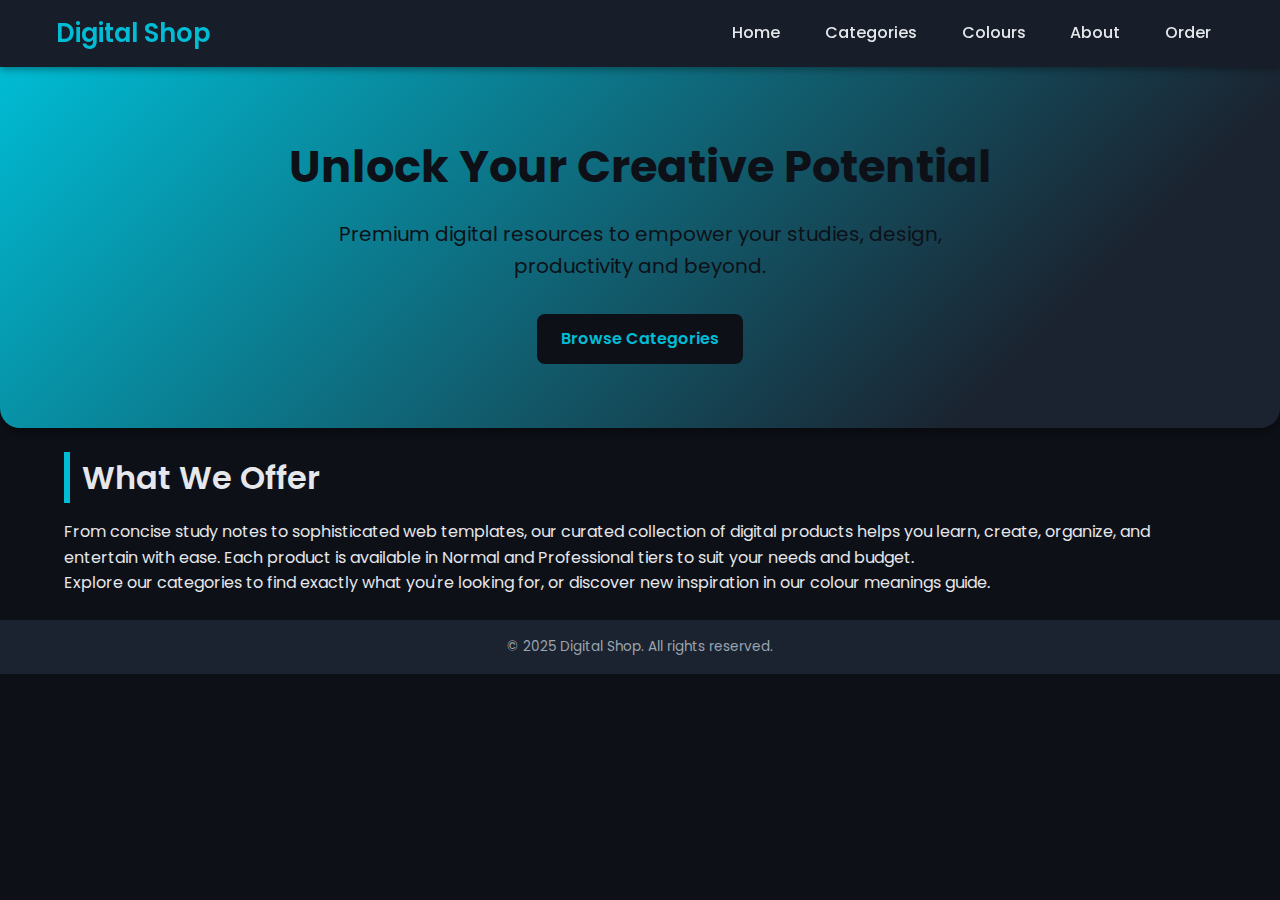
<file: digital_shop_updated/index.html>
<!DOCTYPE html>
<html lang="en">
<head>
  <meta charset="UTF-8">
  <meta name="viewport" content="width=device-width, initial-scale=1.0">
  <title>Digital Products Shop | Home</title>
  <!-- Link to stylesheet -->
  <link rel="stylesheet" href="style.css">
</head>
<body>
  <!-- Navigation Bar -->
  <nav>
    <div class="container">
      <div class="logo">Digital Shop</div>
      <ul>
        <li><a href="index.html">Home</a></li>
        <li><a href="categories.html">Categories</a></li>
        <li><a href="colors.html">Colours</a></li>
        <li><a href="about.html">About</a></li>
        <li><a href="categories.html#order">Order</a></li>
      </ul>
    </div>
  </nav>

  <!-- Hero Section -->
  <section class="hero">
    <h1>Unlock Your Creative Potential</h1>
    <p>Premium digital resources to empower your studies, design, productivity and beyond.</p>
    <a href="categories.html" class="btn">Browse Categories</a>
  </section>

  <!-- Introduction Section -->
  <div class="wrapper">
    <section>
      <h2 class="section-title">What We Offer</h2>
      <p>From concise study notes to sophisticated web templates, our curated collection of digital products helps you learn, create, organize, and entertain with ease. Each product is available in Normal and Professional tiers to suit your needs and budget.</p>
      <p>Explore our categories to find exactly what you're looking for, or discover new inspiration in our colour meanings guide.</p>
    </section>
  </div>

  <!-- Footer -->
  <footer>
    &copy; 2025 Digital Shop. All rights reserved.
  </footer>
</body>
</html>
</file>
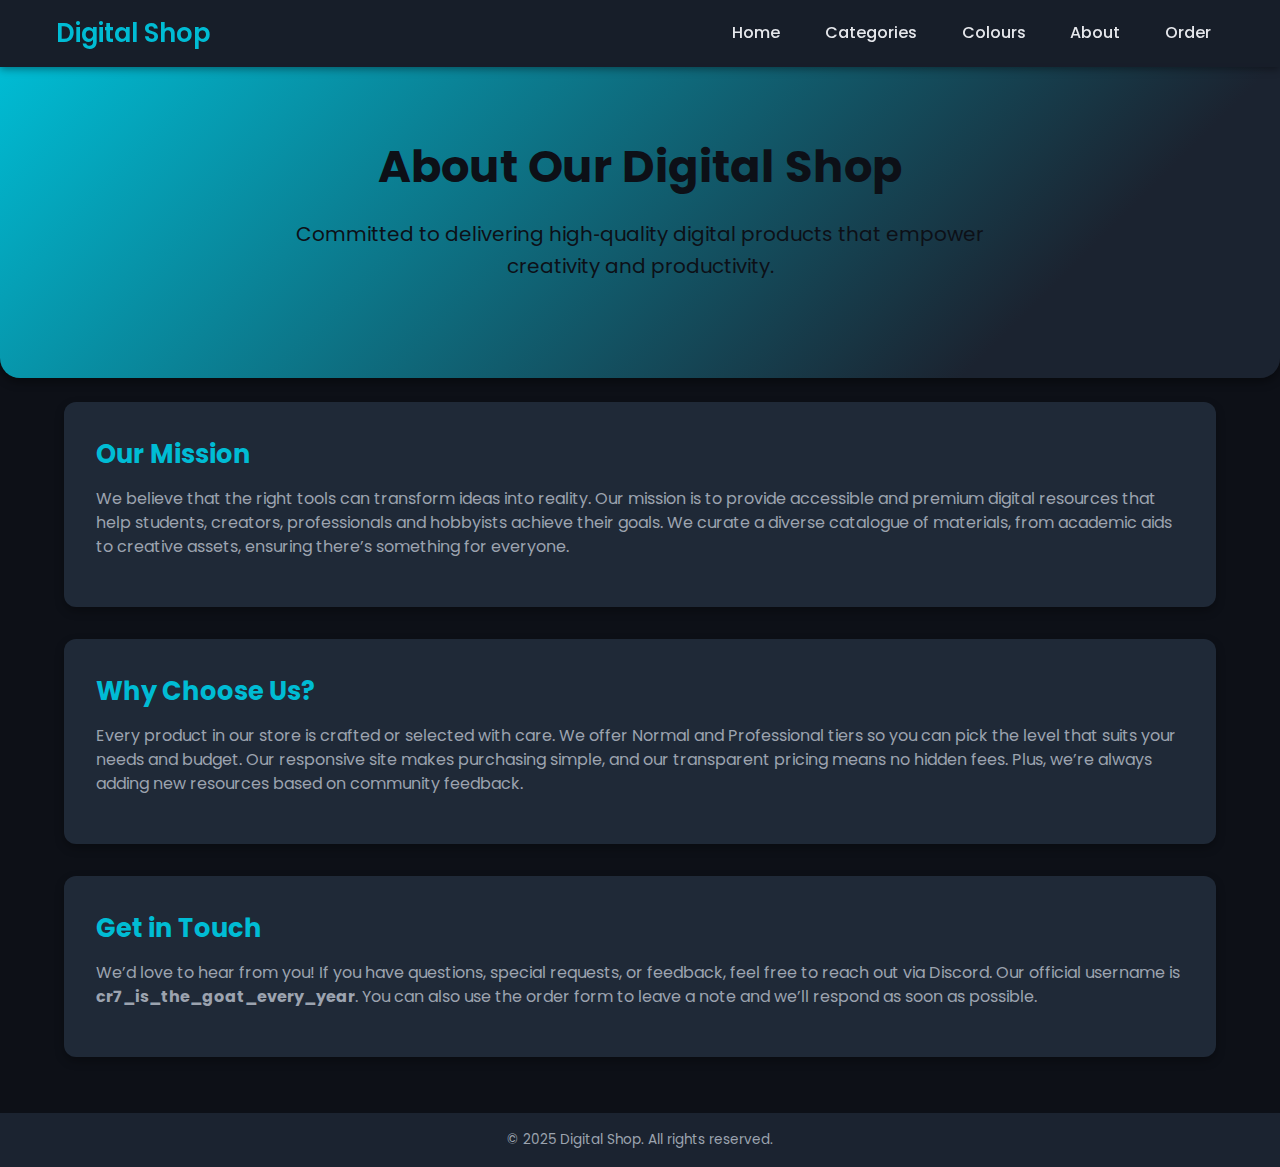
<file: digital_shop_updated/about.html>
<!DOCTYPE html>
<html lang="en">
<head>
  <meta charset="UTF-8">
  <meta name="viewport" content="width=device-width, initial-scale=1.0">
  <title>Digital Products Shop | About Us</title>
  <link rel="stylesheet" href="style.css">
</head>
<body>
  <!-- Navigation -->
  <nav>
    <div class="container">
      <div class="logo">Digital Shop</div>
      <ul>
        <li><a href="index.html">Home</a></li>
        <li><a href="categories.html">Categories</a></li>
        <li><a href="colors.html">Colours</a></li>
        <li><a href="about.html">About</a></li>
        <li><a href="categories.html#order">Order</a></li>
      </ul>
    </div>
  </nav>

  <!-- Hero -->
  <section class="hero">
    <h1>About Our Digital Shop</h1>
    <p>Committed to delivering high‑quality digital products that empower creativity and productivity.</p>
  </section>

  <div class="wrapper">
    <section class="about-section">
      <h3>Our Mission</h3>
      <p>We believe that the right tools can transform ideas into reality. Our mission is to provide accessible and premium digital resources that help students, creators, professionals and hobbyists achieve their goals. We curate a diverse catalogue of materials, from academic aids to creative assets, ensuring there’s something for everyone.</p>
    </section>
    <section class="about-section">
      <h3>Why Choose Us?</h3>
      <p>Every product in our store is crafted or selected with care. We offer Normal and Professional tiers so you can pick the level that suits your needs and budget. Our responsive site makes purchasing simple, and our transparent pricing means no hidden fees. Plus, we’re always adding new resources based on community feedback.</p>
    </section>
    <section class="about-section">
      <h3>Get in Touch</h3>
      <p>We’d love to hear from you! If you have questions, special requests, or feedback, feel free to reach out via Discord. Our official username is <strong>cr7_is_the_goat_every_year</strong>. You can also use the order form to leave a note and we’ll respond as soon as possible.</p>
    </section>
  </div>

  <!-- Footer -->
  <footer>
    &copy; 2025 Digital Shop. All rights reserved.
  </footer>
</body>
</html>
</file>
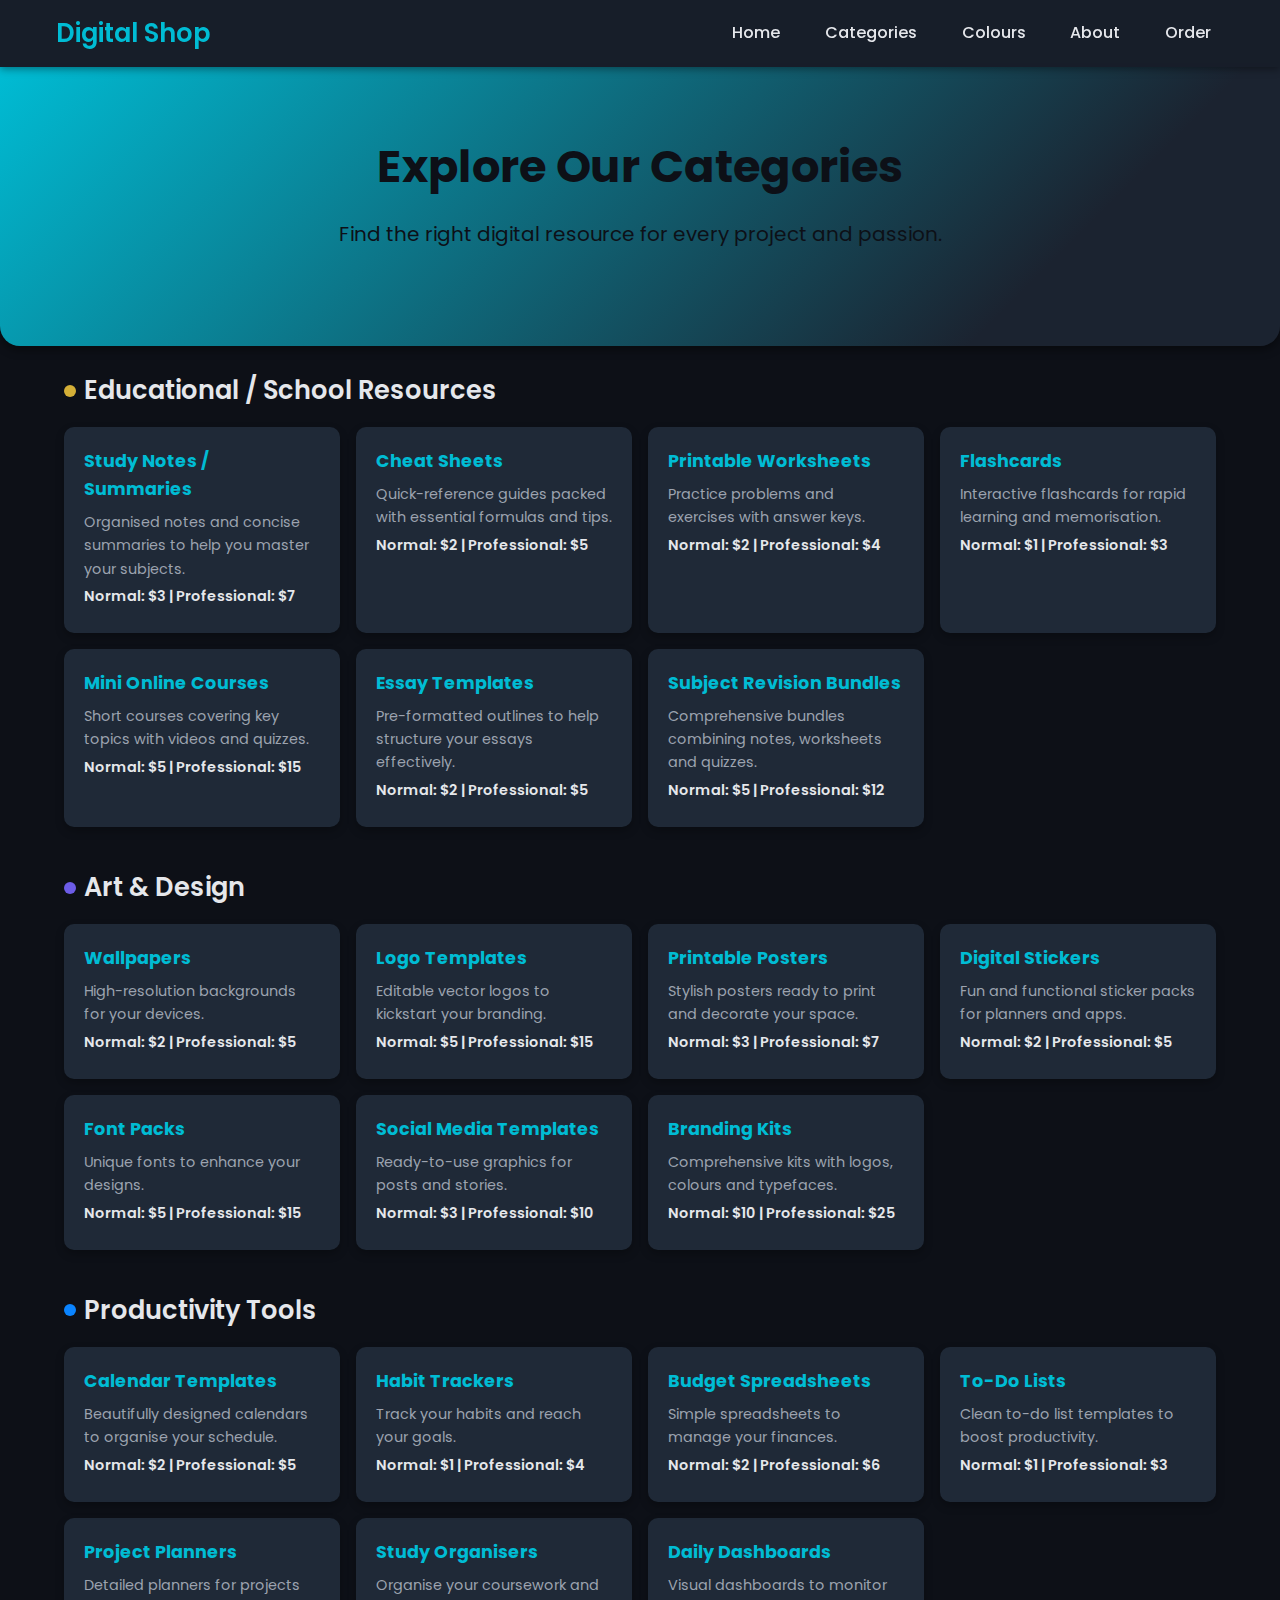
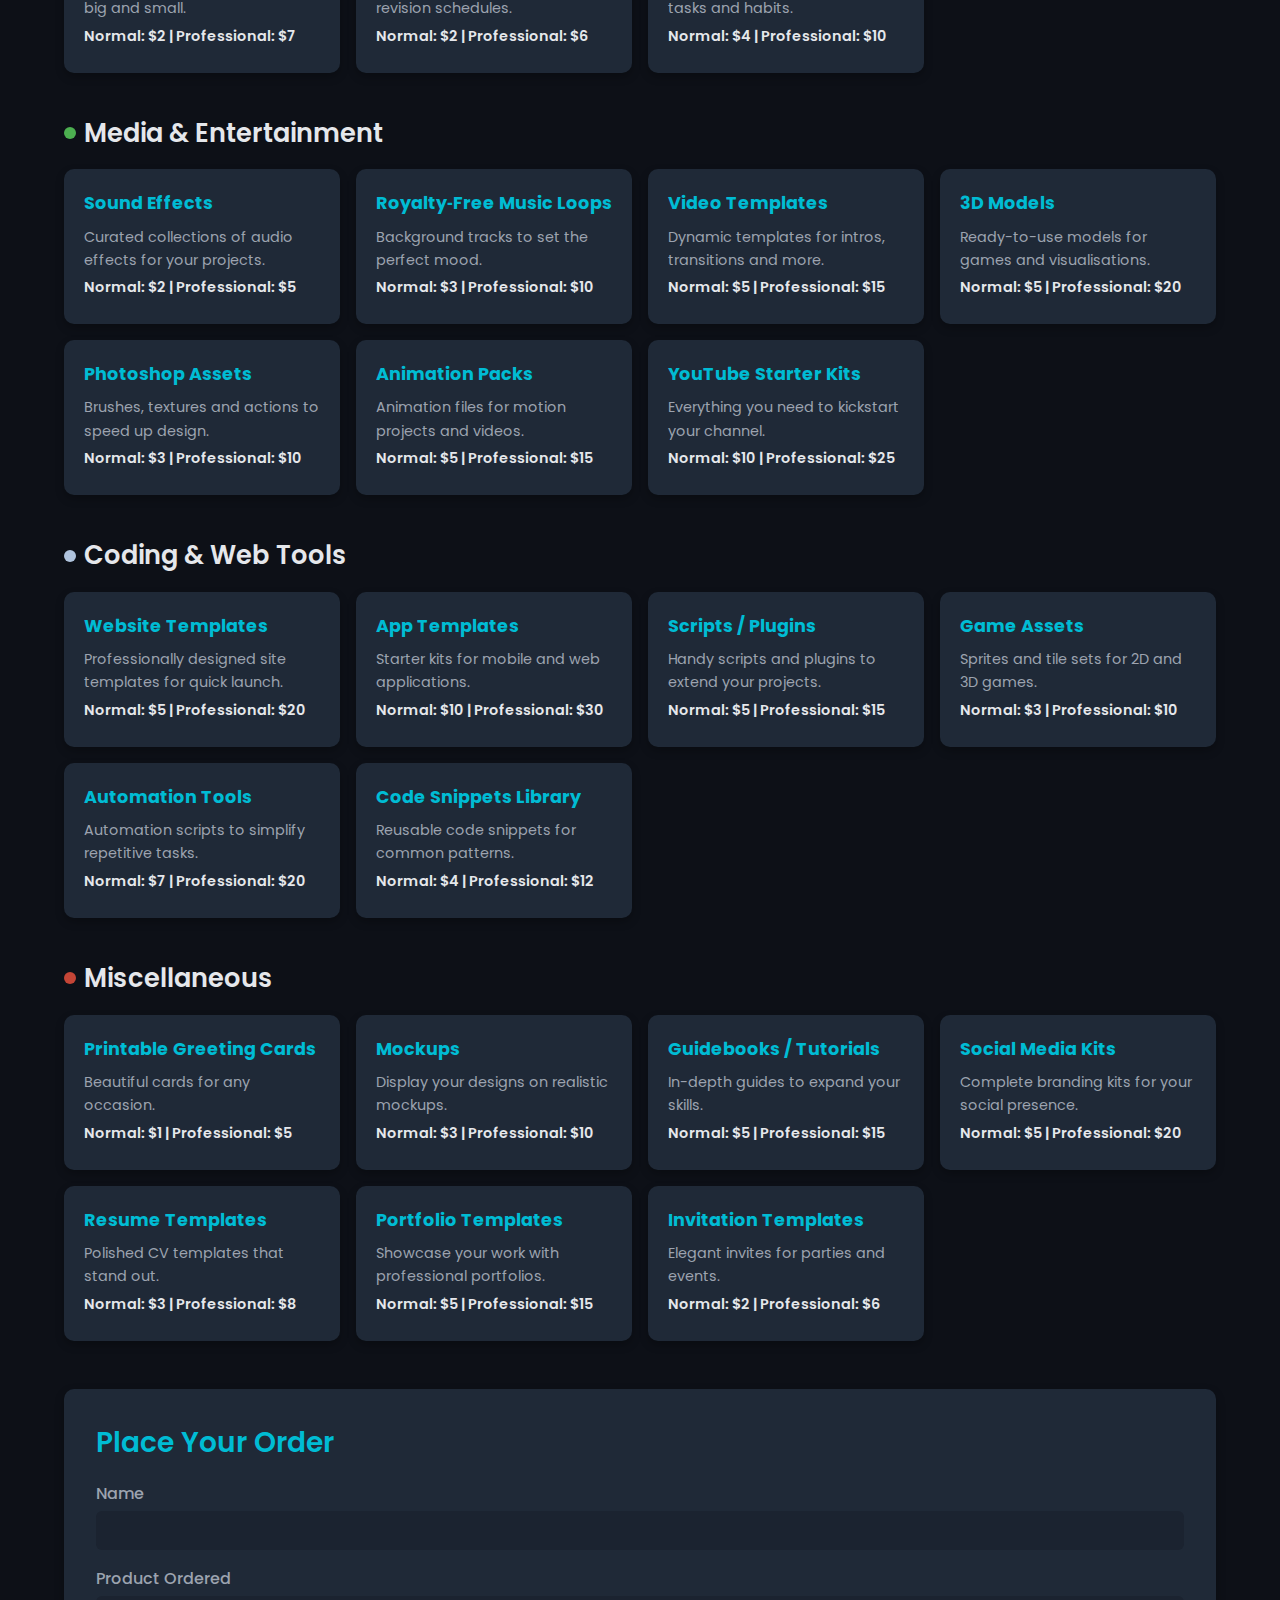
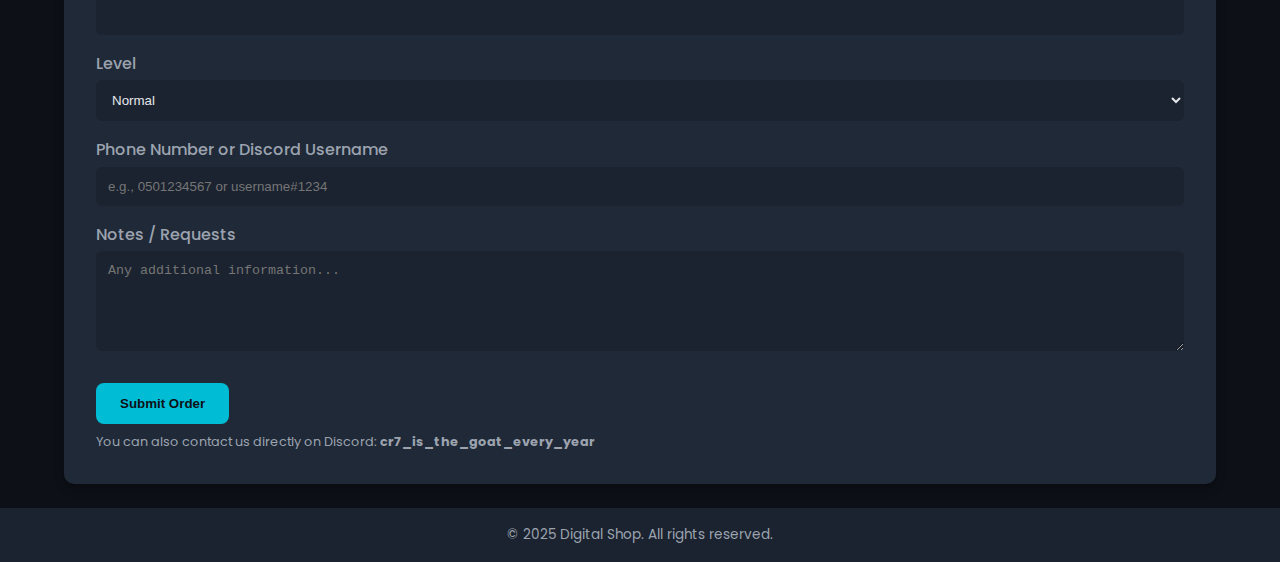
<file: digital_shop_updated/categories.html>
<!DOCTYPE html>
<html lang="en">
<head>
  <meta charset="UTF-8">
  <meta name="viewport" content="width=device-width, initial-scale=1.0">
  <title>Digital Products Shop | Categories</title>
  <link rel="stylesheet" href="style.css">
</head>
<body>
  <!-- Navigation Bar -->
  <nav>
    <div class="container">
      <div class="logo">Digital Shop</div>
      <ul>
        <li><a href="index.html">Home</a></li>
        <li><a href="categories.html">Categories</a></li>
        <li><a href="colors.html">Colours</a></li>
        <li><a href="about.html">About</a></li>
        <li><a href="#order">Order</a></li>
      </ul>
    </div>
  </nav>

  <!-- Hero Section -->
  <section class="hero">
    <h1>Explore Our Categories</h1>
    <p>Find the right digital resource for every project and passion.</p>
  </section>

  <div class="wrapper">
    <!-- Educational / School Resources -->
    <section class="category-section" id="educational">
      <div class="category-header">
        <div class="accent" style="background-color: var(--gold);"></div>
        <h3>Educational / School Resources</h3>
      </div>
      <div class="items-grid">
        <!-- Study Notes -->
        <div class="item-card">
          <h4>Study Notes / Summaries</h4>
          <p>Organised notes and concise summaries to help you master your subjects.</p>
          <p class="price">Normal: $3 | Professional: $7</p>
        </div>
        <!-- Cheat Sheets -->
        <div class="item-card">
          <h4>Cheat Sheets</h4>
          <p>Quick-reference guides packed with essential formulas and tips.</p>
          <p class="price">Normal: $2 | Professional: $5</p>
        </div>
        <!-- Printable Worksheets -->
        <div class="item-card">
          <h4>Printable Worksheets</h4>
          <p>Practice problems and exercises with answer keys.</p>
          <p class="price">Normal: $2 | Professional: $4</p>
        </div>
        <!-- Flashcards -->
        <div class="item-card">
          <h4>Flashcards</h4>
          <p>Interactive flashcards for rapid learning and memorisation.</p>
          <p class="price">Normal: $1 | Professional: $3</p>
        </div>
        <!-- Mini Online Courses -->
        <div class="item-card">
          <h4>Mini Online Courses</h4>
          <p>Short courses covering key topics with videos and quizzes.</p>
          <p class="price">Normal: $5 | Professional: $15</p>
        </div>
        <!-- Essay Templates -->
        <div class="item-card">
          <h4>Essay Templates</h4>
          <p>Pre-formatted outlines to help structure your essays effectively.</p>
          <p class="price">Normal: $2 | Professional: $5</p>
        </div>
        <!-- Subject Revision Bundles -->
        <div class="item-card">
          <h4>Subject Revision Bundles</h4>
          <p>Comprehensive bundles combining notes, worksheets and quizzes.</p>
          <p class="price">Normal: $5 | Professional: $12</p>
        </div>
      </div>
    </section>

    <!-- Art & Design -->
    <section class="category-section" id="art">
      <div class="category-header">
        <div class="accent" style="background-color: var(--purple);"></div>
        <h3>Art & Design</h3>
      </div>
      <div class="items-grid">
        <div class="item-card">
          <h4>Wallpapers</h4>
          <p>High-resolution backgrounds for your devices.</p>
          <p class="price">Normal: $2 | Professional: $5</p>
        </div>
        <div class="item-card">
          <h4>Logo Templates</h4>
          <p>Editable vector logos to kickstart your branding.</p>
          <p class="price">Normal: $5 | Professional: $15</p>
        </div>
        <div class="item-card">
          <h4>Printable Posters</h4>
          <p>Stylish posters ready to print and decorate your space.</p>
          <p class="price">Normal: $3 | Professional: $7</p>
        </div>
        <div class="item-card">
          <h4>Digital Stickers</h4>
          <p>Fun and functional sticker packs for planners and apps.</p>
          <p class="price">Normal: $2 | Professional: $5</p>
        </div>
        <div class="item-card">
          <h4>Font Packs</h4>
          <p>Unique fonts to enhance your designs.</p>
          <p class="price">Normal: $5 | Professional: $15</p>
        </div>
        <div class="item-card">
          <h4>Social Media Templates</h4>
          <p>Ready-to-use graphics for posts and stories.</p>
          <p class="price">Normal: $3 | Professional: $10</p>
        </div>
        <div class="item-card">
          <h4>Branding Kits</h4>
          <p>Comprehensive kits with logos, colours and typefaces.</p>
          <p class="price">Normal: $10 | Professional: $25</p>
        </div>
      </div>
    </section>

    <!-- Productivity Tools -->
    <section class="category-section" id="productivity">
      <div class="category-header">
        <div class="accent" style="background-color: var(--blue);"></div>
        <h3>Productivity Tools</h3>
      </div>
      <div class="items-grid">
        <div class="item-card">
          <h4>Calendar Templates</h4>
          <p>Beautifully designed calendars to organise your schedule.</p>
          <p class="price">Normal: $2 | Professional: $5</p>
        </div>
        <div class="item-card">
          <h4>Habit Trackers</h4>
          <p>Track your habits and reach your goals.</p>
          <p class="price">Normal: $1 | Professional: $4</p>
        </div>
        <div class="item-card">
          <h4>Budget Spreadsheets</h4>
          <p>Simple spreadsheets to manage your finances.</p>
          <p class="price">Normal: $2 | Professional: $6</p>
        </div>
        <div class="item-card">
          <h4>To-Do Lists</h4>
          <p>Clean to-do list templates to boost productivity.</p>
          <p class="price">Normal: $1 | Professional: $3</p>
        </div>
        <div class="item-card">
          <h4>Project Planners</h4>
          <p>Detailed planners for projects big and small.</p>
          <p class="price">Normal: $2 | Professional: $7</p>
        </div>
        <div class="item-card">
          <h4>Study Organisers</h4>
          <p>Organise your coursework and revision schedules.</p>
          <p class="price">Normal: $2 | Professional: $6</p>
        </div>
        <div class="item-card">
          <h4>Daily Dashboards</h4>
          <p>Visual dashboards to monitor tasks and habits.</p>
          <p class="price">Normal: $4 | Professional: $10</p>
        </div>
      </div>
    </section>

    <!-- Media & Entertainment -->
    <section class="category-section" id="media">
      <div class="category-header">
        <div class="accent" style="background-color: var(--green);"></div>
        <h3>Media & Entertainment</h3>
      </div>
      <div class="items-grid">
        <div class="item-card">
          <h4>Sound Effects</h4>
          <p>Curated collections of audio effects for your projects.</p>
          <p class="price">Normal: $2 | Professional: $5</p>
        </div>
        <div class="item-card">
          <h4>Royalty‑Free Music Loops</h4>
          <p>Background tracks to set the perfect mood.</p>
          <p class="price">Normal: $3 | Professional: $10</p>
        </div>
        <div class="item-card">
          <h4>Video Templates</h4>
          <p>Dynamic templates for intros, transitions and more.</p>
          <p class="price">Normal: $5 | Professional: $15</p>
        </div>
        <div class="item-card">
          <h4>3D Models</h4>
          <p>Ready-to-use models for games and visualisations.</p>
          <p class="price">Normal: $5 | Professional: $20</p>
        </div>
        <div class="item-card">
          <h4>Photoshop Assets</h4>
          <p>Brushes, textures and actions to speed up design.</p>
          <p class="price">Normal: $3 | Professional: $10</p>
        </div>
        <div class="item-card">
          <h4>Animation Packs</h4>
          <p>Animation files for motion projects and videos.</p>
          <p class="price">Normal: $5 | Professional: $15</p>
        </div>
        <div class="item-card">
          <h4>YouTube Starter Kits</h4>
          <p>Everything you need to kickstart your channel.</p>
          <p class="price">Normal: $10 | Professional: $25</p>
        </div>
      </div>
    </section>

    <!-- Coding & Web Tools -->
    <section class="category-section" id="coding">
      <div class="category-header">
        <div class="accent" style="background-color: var(--silver);"></div>
        <h3>Coding & Web Tools</h3>
      </div>
      <div class="items-grid">
        <div class="item-card">
          <h4>Website Templates</h4>
          <p>Professionally designed site templates for quick launch.</p>
          <p class="price">Normal: $5 | Professional: $20</p>
        </div>
        <div class="item-card">
          <h4>App Templates</h4>
          <p>Starter kits for mobile and web applications.</p>
          <p class="price">Normal: $10 | Professional: $30</p>
        </div>
        <div class="item-card">
          <h4>Scripts / Plugins</h4>
          <p>Handy scripts and plugins to extend your projects.</p>
          <p class="price">Normal: $5 | Professional: $15</p>
        </div>
        <div class="item-card">
          <h4>Game Assets</h4>
          <p>Sprites and tile sets for 2D and 3D games.</p>
          <p class="price">Normal: $3 | Professional: $10</p>
        </div>
        <div class="item-card">
          <h4>Automation Tools</h4>
          <p>Automation scripts to simplify repetitive tasks.</p>
          <p class="price">Normal: $7 | Professional: $20</p>
        </div>
        <div class="item-card">
          <h4>Code Snippets Library</h4>
          <p>Reusable code snippets for common patterns.</p>
          <p class="price">Normal: $4 | Professional: $12</p>
        </div>
      </div>
    </section>

    <!-- Miscellaneous -->
    <section class="category-section" id="miscellaneous">
      <div class="category-header">
        <div class="accent" style="background-color: var(--red);"></div>
        <h3>Miscellaneous</h3>
      </div>
      <div class="items-grid">
        <div class="item-card">
          <h4>Printable Greeting Cards</h4>
          <p>Beautiful cards for any occasion.</p>
          <p class="price">Normal: $1 | Professional: $5</p>
        </div>
        <div class="item-card">
          <h4>Mockups</h4>
          <p>Display your designs on realistic mockups.</p>
          <p class="price">Normal: $3 | Professional: $10</p>
        </div>
        <div class="item-card">
          <h4>Guidebooks / Tutorials</h4>
          <p>In-depth guides to expand your skills.</p>
          <p class="price">Normal: $5 | Professional: $15</p>
        </div>
        <div class="item-card">
          <h4>Social Media Kits</h4>
          <p>Complete branding kits for your social presence.</p>
          <p class="price">Normal: $5 | Professional: $20</p>
        </div>
        <div class="item-card">
          <h4>Resume Templates</h4>
          <p>Polished CV templates that stand out.</p>
          <p class="price">Normal: $3 | Professional: $8</p>
        </div>
        <div class="item-card">
          <h4>Portfolio Templates</h4>
          <p>Showcase your work with professional portfolios.</p>
          <p class="price">Normal: $5 | Professional: $15</p>
        </div>
        <div class="item-card">
          <h4>Invitation Templates</h4>
          <p>Elegant invites for parties and events.</p>
          <p class="price">Normal: $2 | Professional: $6</p>
        </div>
      </div>
    </section>

    <!-- Order Form Section -->
    <section class="order-section" id="order">
      <h3>Place Your Order</h3>
      <form class="order-form" name="order" method="POST" data-netlify="true">
        <input type="hidden" name="form-name" value="order">
        <label for="name">Name</label>
        <input type="text" id="name" name="name" required>
        <label for="product">Product Ordered</label>
        <input type="text" id="product" name="product" required>
        <label for="level">Level</label>
        <select id="level" name="level">
          <option value="Normal">Normal</option>
          <option value="Professional">Professional</option>
        </select>
        <label for="contact">Phone Number or Discord Username</label>
        <input type="text" id="contact" name="contact" placeholder="e.g., 0501234567 or username#1234" required>
        <label for="notes">Notes / Requests</label>
        <textarea id="notes" name="notes" placeholder="Any additional information..."></textarea>
        <button type="submit">Submit Order</button>
        <p style="margin-top: 0.5rem; font-size: 0.8rem; color: var(--muted);">You can also contact us directly on Discord: <strong>cr7_is_the_goat_every_year</strong></p>
      </form>
    </section>
  </div>

  <!-- Footer -->
  <footer>
    &copy; 2025 Digital Shop. All rights reserved.
  </footer>
</body>
</html>
</file>
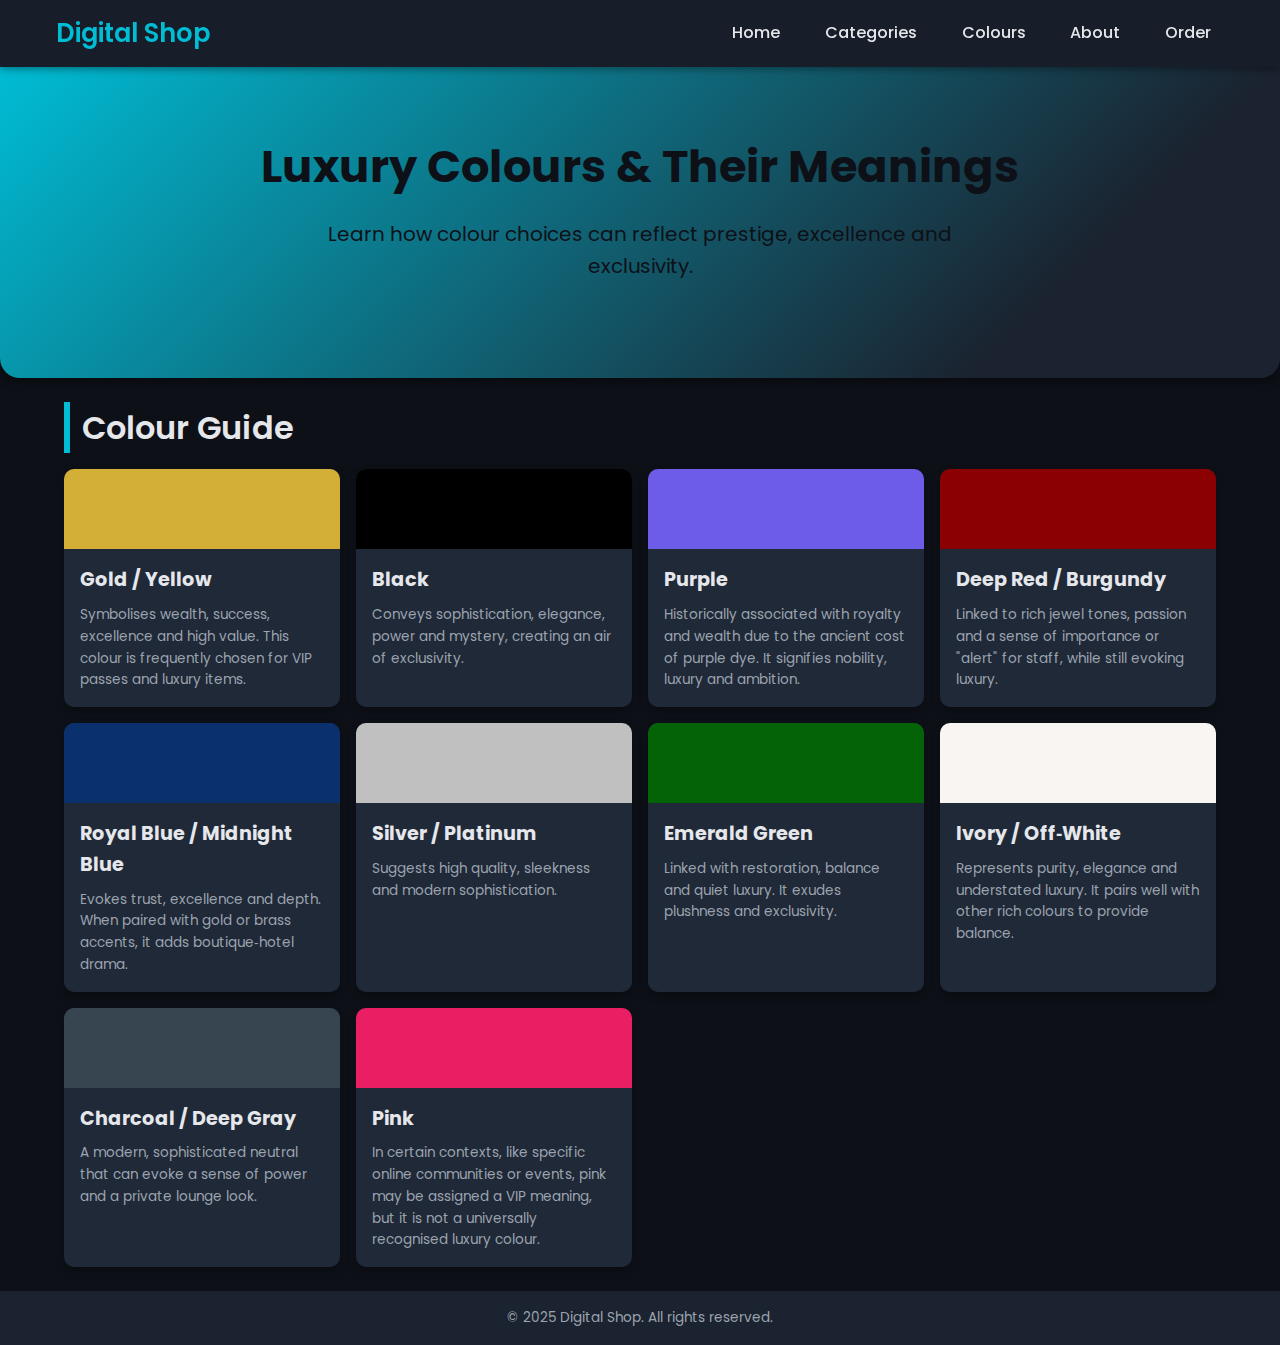
<file: digital_shop_updated/colors.html>
<!DOCTYPE html>
<html lang="en">
<head>
  <meta charset="UTF-8">
  <meta name="viewport" content="width=device-width, initial-scale=1.0">
  <title>Digital Products Shop | Colour Meanings</title>
  <link rel="stylesheet" href="style.css">
</head>
<body>
  <!-- Navigation -->
  <nav>
    <div class="container">
      <div class="logo">Digital Shop</div>
      <ul>
        <li><a href="index.html">Home</a></li>
        <li><a href="categories.html">Categories</a></li>
        <li><a href="colors.html">Colours</a></li>
        <li><a href="about.html">About</a></li>
        <li><a href="categories.html#order">Order</a></li>
      </ul>
    </div>
  </nav>

  <!-- Hero -->
  <section class="hero">
    <h1>Luxury Colours & Their Meanings</h1>
    <p>Learn how colour choices can reflect prestige, excellence and exclusivity.</p>
  </section>

  <div class="wrapper">
    <section>
      <h2 class="section-title">Colour Guide</h2>
      <div class="colour-grid">
        <!-- Gold / Yellow -->
        <div class="colour-card">
          <div class="swatch" style="background-color: #d4af37;"></div>
          <div class="colour-content">
            <h4>Gold / Yellow</h4>
            <p>Symbolises wealth, success, excellence and high value. This colour is frequently chosen for VIP passes and luxury items.</p>
          </div>
        </div>
        <!-- Black -->
        <div class="colour-card">
          <div class="swatch" style="background-color: #000000;"></div>
          <div class="colour-content">
            <h4>Black</h4>
            <p>Conveys sophistication, elegance, power and mystery, creating an air of exclusivity.</p>
          </div>
        </div>
        <!-- Purple -->
        <div class="colour-card">
          <div class="swatch" style="background-color: #6c5ce7;"></div>
          <div class="colour-content">
            <h4>Purple</h4>
            <p>Historically associated with royalty and wealth due to the ancient cost of purple dye. It signifies nobility, luxury and ambition.</p>
          </div>
        </div>
        <!-- Deep Red / Burgundy -->
        <div class="colour-card">
          <div class="swatch" style="background-color: #8b0000;"></div>
          <div class="colour-content">
            <h4>Deep Red / Burgundy</h4>
            <p>Linked to rich jewel tones, passion and a sense of importance or "alert" for staff, while still evoking luxury.</p>
          </div>
        </div>
        <!-- Royal Blue / Midnight Blue -->
        <div class="colour-card">
          <div class="swatch" style="background-color: #0a306d;"></div>
          <div class="colour-content">
            <h4>Royal Blue / Midnight Blue</h4>
            <p>Evokes trust, excellence and depth. When paired with gold or brass accents, it adds boutique‑hotel drama.</p>
          </div>
        </div>
        <!-- Silver / Platinum -->
        <div class="colour-card">
          <div class="swatch" style="background-color: #c0c0c0;"></div>
          <div class="colour-content">
            <h4>Silver / Platinum</h4>
            <p>Suggests high quality, sleekness and modern sophistication.</p>
          </div>
        </div>
        <!-- Emerald Green -->
        <div class="colour-card">
          <div class="swatch" style="background-color: #046307;"></div>
          <div class="colour-content">
            <h4>Emerald Green</h4>
            <p>Linked with restoration, balance and quiet luxury. It exudes plushness and exclusivity.</p>
          </div>
        </div>
        <!-- Ivory / Off‑White -->
        <div class="colour-card">
          <div class="swatch" style="background-color: #f8f5f2;"></div>
          <div class="colour-content">
            <h4>Ivory / Off‑White</h4>
            <p>Represents purity, elegance and understated luxury. It pairs well with other rich colours to provide balance.</p>
          </div>
        </div>
        <!-- Charcoal / Deep Gray -->
        <div class="colour-card">
          <div class="swatch" style="background-color: #36454f;"></div>
          <div class="colour-content">
            <h4>Charcoal / Deep Gray</h4>
            <p>A modern, sophisticated neutral that can evoke a sense of power and a private lounge look.</p>
          </div>
        </div>
        <!-- Pink (contextual) -->
        <div class="colour-card">
          <div class="swatch" style="background-color: #e91e63;"></div>
          <div class="colour-content">
            <h4>Pink</h4>
            <p>In certain contexts, like specific online communities or events, pink may be assigned a VIP meaning, but it is not a universally recognised luxury colour.</p>
          </div>
        </div>
      </div>
    </section>
  </div>

  <!-- Footer -->
  <footer>
    &copy; 2025 Digital Shop. All rights reserved.
  </footer>
</body>
</html>
</file>
<file: digital_shop_updated/style.css>
/*
 * Modern Elegant Styles for Digital Products Multi-Page Site (Version 2)
 *
 * This stylesheet defines a dark, modern theme with rich accent colours.
 * Each category is colour coded and the layout is responsive, with generous
 * spacing, rounded cards, and subtle shadows. A Google font is used for
 * a premium feel, and the navigation bar employs a translucent backdrop.
 */

/* Import Google font */
@import url('https://fonts.googleapis.com/css2?family=Poppins:wght@400;500;600;700&display=swap');

/* Root variables for colour palette */
:root {
  --bg: #0d1017;            /* Dark page background */
  --surface: #1b2330;        /* Surface colour for nav and footers */
  --card: #1f2937;           /* Card backgrounds */
  --text: #e5e7eb;           /* Primary text colour */
  --muted: #9ca3af;          /* Secondary text colour */
  --primary: #00bcd4;        /* Generic accent (aqua) */
  --gold: #d4af37;           /* Category accent for Educational */
  --purple: #6c5ce7;         /* Category accent for Art */
  --blue: #0a84ff;           /* Category accent for Productivity */
  --green: #4caf50;          /* Category accent for Media */
  --silver: #b0c4de;         /* Category accent for Coding */
  --red: #c44536;            /* Category accent for Miscellaneous */
}

/* Reset basics */
* {
  box-sizing: border-box;
  margin: 0;
  padding: 0;
}

body {
  font-family: 'Poppins', sans-serif;
  background: var(--bg);
  color: var(--text);
  line-height: 1.6;
}

/* Navigation Bar */
nav {
  position: sticky;
  top: 0;
  width: 100%;
  background: rgba(27, 35, 48, 0.75);
  backdrop-filter: blur(10px);
  box-shadow: 0 2px 8px rgba(0,0,0,0.4);
  z-index: 1000;
}

nav .container {
  max-width: 1200px;
  margin: 0 auto;
  padding: 0.8rem 1rem;
  display: flex;
  justify-content: space-between;
  align-items: center;
}

nav .logo {
  font-size: 1.6rem;
  font-weight: 600;
  color: var(--primary);
}

nav ul {
  list-style: none;
  display: flex;
  gap: 1.2rem;
}

nav ul li a {
  text-decoration: none;
  color: var(--text);
  padding: 0.5rem 0.8rem;
  border-radius: 8px;
  font-weight: 500;
  transition: background-color 0.3s, color 0.3s;
}

nav ul li a:hover {
  background-color: var(--primary);
  color: var(--bg);
}

/* Shared container for page content */
.wrapper {
  max-width: 1200px;
  margin: 0 auto;
  padding: 1.5rem;
}

/* Hero section */
.hero {
  background: linear-gradient(135deg, var(--primary) 0%, var(--surface) 80%);
  padding: 4rem 1.5rem;
  text-align: center;
  border-bottom-left-radius: 20px;
  border-bottom-right-radius: 20px;
  box-shadow: 0 4px 10px rgba(0,0,0,0.4);
}

.hero h1 {
  font-size: 2.8rem;
  font-weight: 700;
  margin-bottom: 1rem;
  color: var(--bg);
}

.hero p {
  font-size: 1.25rem;
  color: var(--bg);
  margin-bottom: 2rem;
  max-width: 700px;
  margin-left: auto;
  margin-right: auto;
}

.hero .btn {
  display: inline-block;
  padding: 0.75rem 1.5rem;
  background: var(--bg);
  color: var(--primary);
  border-radius: 8px;
  font-weight: 600;
  text-decoration: none;
  transition: background 0.3s, color 0.3s;
}

.hero .btn:hover {
  background: var(--text);
  color: var(--bg);
}

/* Section headings */
h2.section-title {
  font-size: 2rem;
  font-weight: 600;
  margin-bottom: 1rem;
  border-left: 6px solid var(--primary);
  padding-left: 0.75rem;
}

/* Category sections styling */
.category-section {
  margin-bottom: 2.5rem;
}

.category-section .category-header {
  display: flex;
  align-items: center;
  margin-bottom: 1rem;
}

.category-section .category-header h3 {
  flex-grow: 1;
  font-size: 1.6rem;
  font-weight: 600;
}

.category-section .category-header .accent {
  width: 12px;
  height: 12px;
  border-radius: 50%;
  margin-right: 0.5rem;
}

.items-grid {
  display: grid;
  grid-template-columns: repeat(auto-fit, minmax(250px, 1fr));
  gap: 1rem;
}

.item-card {
  background: var(--card);
  border-radius: 10px;
  padding: 1.25rem;
  box-shadow: 0 4px 8px rgba(0,0,0,0.25);
  transition: transform 0.3s, box-shadow 0.3s;
}

.item-card:hover {
  transform: translateY(-5px);
  box-shadow: 0 8px 16px rgba(0,0,0,0.35);
}

.item-card h4 {
  margin-bottom: 0.5rem;
  font-size: 1.1rem;
  color: var(--primary);
}

.item-card p {
  font-size: 0.9rem;
  color: var(--muted);
  margin-bottom: 0.3rem;
}

.item-card .price {
  font-weight: 600;
  color: var(--text);
}

/* Order form */
.order-section {
  margin-top: 3rem;
  padding: 2rem;
  background: var(--card);
  border-radius: 10px;
  box-shadow: 0 4px 10px rgba(0,0,0,0.3);
}

.order-section h3 {
  margin-bottom: 1rem;
  font-size: 1.75rem;
  font-weight: 600;
  color: var(--primary);
}

.order-form label {
  display: block;
  margin-top: 1rem;
  font-weight: 500;
  color: var(--muted);
}

.order-form input,
.order-form select,
.order-form textarea {
  width: 100%;
  margin-top: 0.25rem;
  padding: 0.75rem;
  border: none;
  border-radius: 6px;
  background: var(--surface);
  color: var(--text);
}

.order-form textarea {
  resize: vertical;
  min-height: 100px;
}

.order-form button {
  margin-top: 1.5rem;
  padding: 0.8rem 1.5rem;
  border: none;
  border-radius: 8px;
  background: var(--primary);
  color: var(--bg);
  font-weight: 600;
  cursor: pointer;
  transition: background 0.3s;
}

.order-form button:hover {
  background: var(--gold);
  color: var(--bg);
}

/* Colour meaning page */
.colour-grid {
  display: grid;
  grid-template-columns: repeat(auto-fit, minmax(250px, 1fr));
  gap: 1rem;
}

.colour-card {
  background: var(--card);
  border-radius: 10px;
  overflow: hidden;
  box-shadow: 0 4px 8px rgba(0,0,0,0.25);
  transition: transform 0.3s, box-shadow 0.3s;
}

.colour-card:hover {
  transform: translateY(-5px);
  box-shadow: 0 8px 16px rgba(0,0,0,0.35);
}

.colour-card .swatch {
  height: 80px;
  width: 100%;
}

.colour-card .colour-content {
  padding: 1rem;
}

.colour-card .colour-content h4 {
  margin-bottom: 0.5rem;
  font-size: 1.2rem;
  color: var(--text);
}

.colour-card .colour-content p {
  font-size: 0.85rem;
  color: var(--muted);
}

/* About page */
.about-section {
  background: var(--card);
  padding: 2rem;
  border-radius: 12px;
  box-shadow: 0 4px 10px rgba(0,0,0,0.3);
  margin-bottom: 2rem;
}

.about-section h3 {
  margin-bottom: 0.75rem;
  font-size: 1.6rem;
  color: var(--primary);
}

.about-section p {
  color: var(--muted);
  margin-bottom: 1rem;
  line-height: 1.5;
}

/* Footer */
footer {
  background: var(--surface);
  padding: 1rem;
  text-align: center;
  color: var(--muted);
  font-size: 0.85rem;
}

@media (max-width: 600px) {
  .hero h1 {
    font-size: 2rem;
  }
  nav ul {
    gap: 0.5rem;
  }
}
</file>
